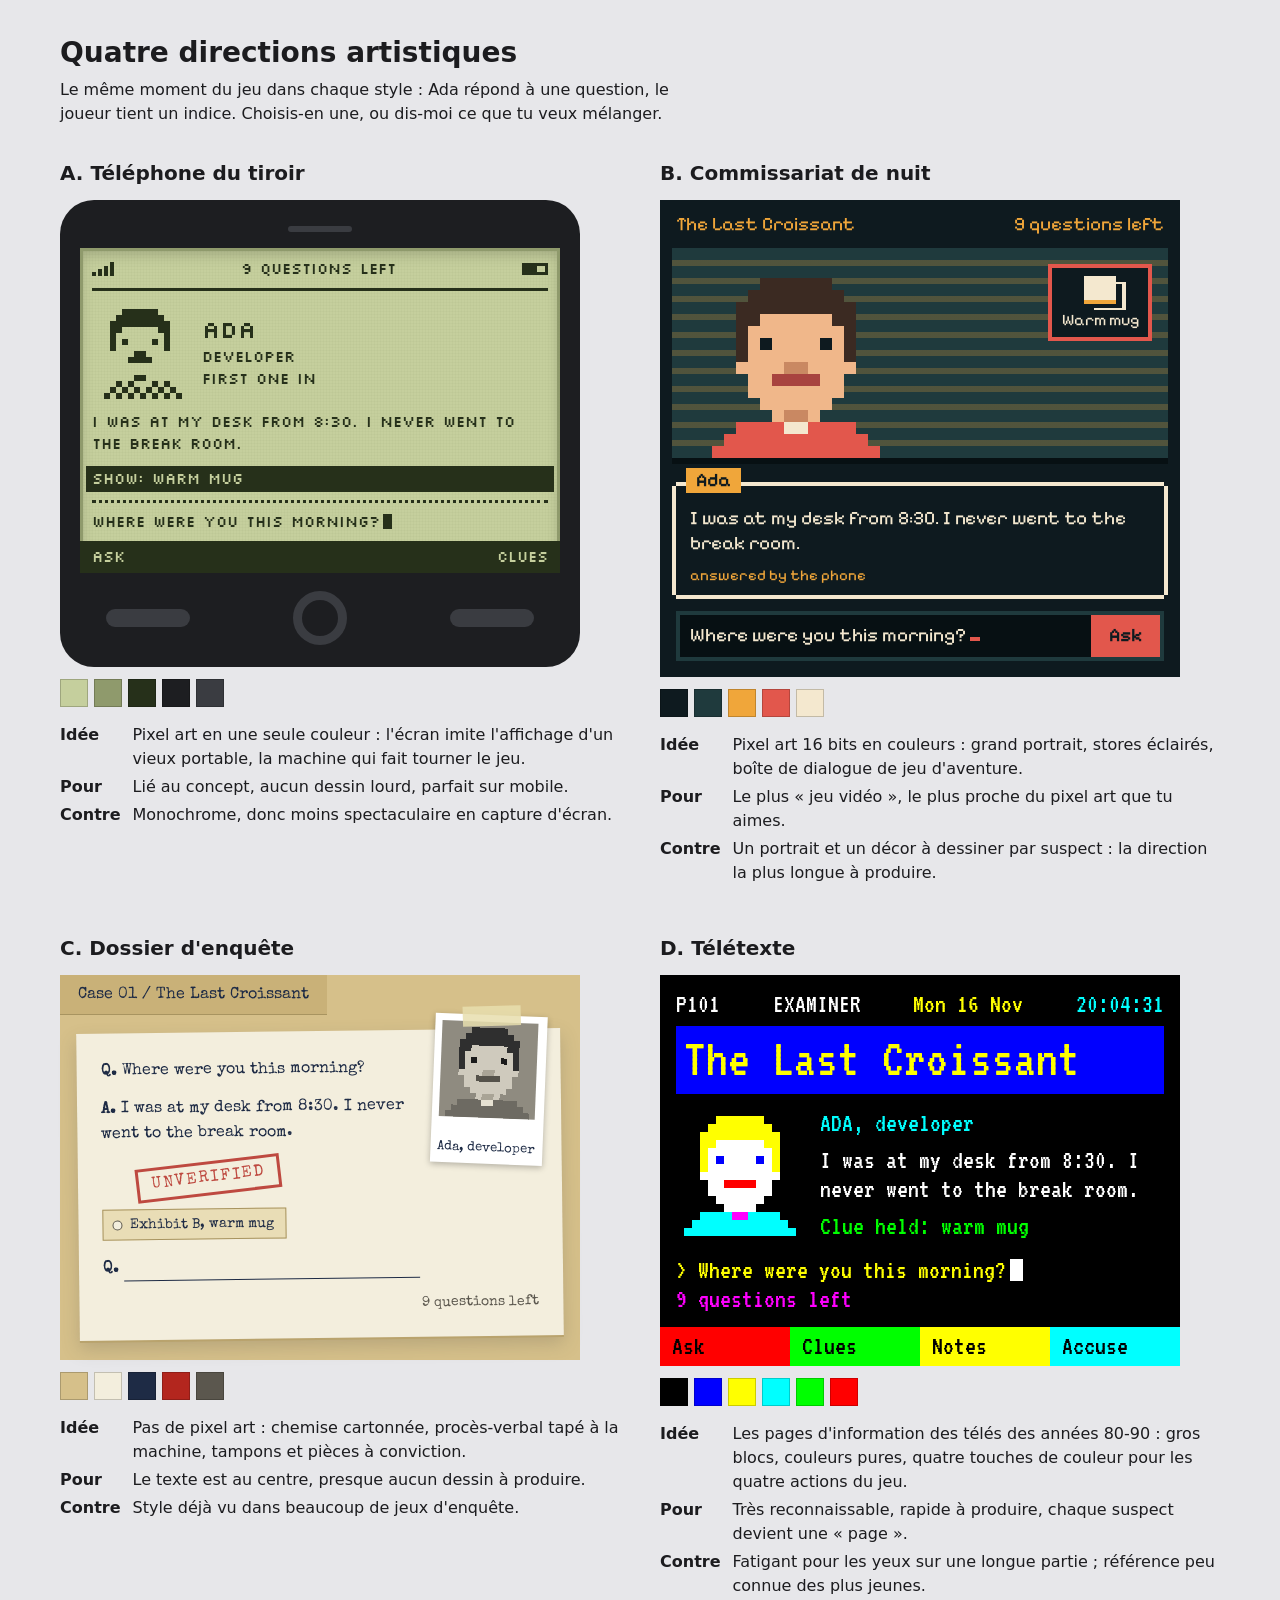
<file: design/directions.html>
<!doctype html>
<html lang="fr">
<head>
<meta charset="utf-8">
<meta name="viewport" content="width=device-width, initial-scale=1">
<title>Directions artistiques</title>
<link rel="preconnect" href="https://fonts.googleapis.com">
<link rel="preconnect" href="https://fonts.gstatic.com" crossorigin>
<link href="https://fonts.googleapis.com/css2?family=Pixelify+Sans:wght@400;600&family=Silkscreen&family=Special+Elite&family=VT323&display=swap" rel="stylesheet">
<style>
  * { box-sizing: border-box; }
  body { margin: 0; padding: 32px 16px 64px; background: #e7e7ea; color: #1c1c1f; font: 16px/1.5 system-ui, sans-serif; }
  .page { max-width: 1160px; margin: 0 auto; }
  h1 { font-size: 28px; margin: 0 0 4px; }
  .lede { margin: 0 0 32px; max-width: 60ch; }
  .grid { display: grid; gap: 48px 40px; grid-template-columns: repeat(auto-fit, minmax(min(100%, 460px), 1fr)); }
  article h2 { font-size: 20px; margin: 0 0 12px; }
  article dl { margin: 16px 0 0; display: grid; grid-template-columns: auto 1fr; gap: 4px 12px; max-width: 60ch; }
  article dt { font-weight: 600; }
  article dd { margin: 0; }
  .swatches { display: flex; gap: 6px; margin-top: 12px; }
  .swatches i { width: 28px; height: 28px; border: 1px solid #0003; }
  .mock { width: 100%; max-width: 520px; }
  .mock p { margin: 0; }
  svg.portrait { display: block; shape-rendering: crispEdges; }

  /* A. Drawer phone: 1-bit LCD */
  .phone { background: #1d1e21; border-radius: 34px; padding: 26px 20px 22px; }
  .phone .speaker { width: 64px; height: 6px; border-radius: 3px; background: #3a3c41; margin: 0 auto 16px; }
  .lcd { --ink: #26301a; background: #c5cf9d; color: var(--ink); font: 15px/1.45 "Silkscreen", monospace; padding: 10px 12px 0;
         background-image: linear-gradient(#aab58322 1px, transparent 1px), linear-gradient(90deg, #aab58322 1px, transparent 1px); background-size: 3px 3px;
         box-shadow: inset 0 0 0 3px #8f9a6c, inset 0 6px 14px #0003; }
  .lcd-top { display: flex; justify-content: space-between; align-items: center; padding-bottom: 8px; border-bottom: 3px solid var(--ink); }
  .bars { display: flex; align-items: flex-end; gap: 2px; height: 14px; }
  .bars i { width: 4px; background: var(--ink); }
  .bars i:nth-child(1) { height: 4px; } .bars i:nth-child(2) { height: 7px; } .bars i:nth-child(3) { height: 10px; } .bars i:nth-child(4) { height: 14px; }
  .batt { width: 26px; height: 12px; border: 3px solid var(--ink); background: linear-gradient(90deg, var(--ink) 60%, transparent 60%); }
  .lcd-who { display: flex; gap: 14px; align-items: center; padding: 12px 0; }
  .lcd-who svg { width: 96px; height: 96px; flex: none; }
  .lcd-who b { font-size: 24px; font-weight: 400; }
  .lcd-line { padding-bottom: 12px; }
  .lcd-pick { background: var(--ink); color: #c5cf9d; padding: 2px 6px; margin: 0 -6px 8px !important; }
  .lcd-q { border-top: 3px dotted var(--ink); padding: 8px 0; }
  .lcd-q i { display: inline-block; width: 9px; height: 15px; background: var(--ink); vertical-align: -2px; margin-left: 3px; }
  .lcd-keys { display: flex; justify-content: space-between; margin: 0 -12px; padding: 5px 12px; background: var(--ink); color: #c5cf9d; }
  .pad { display: flex; justify-content: space-between; align-items: center; padding: 18px 26px 0; }
  .pad span { width: 84px; height: 18px; border-radius: 9px; background: #3a3c41; }
  .pad b { width: 54px; height: 54px; border-radius: 50%; border: 9px solid #3a3c41; }

  /* B. Night precinct: 16-bit colour */
  .precinct { --night: #0e1a1f; --wall: #1f3a3d; --lamp: #f0a63a; --signal: #e2574c; --paper: #f4e8cf; background: var(--night); color: var(--paper);
              font: 19px/1.35 "Pixelify Sans", sans-serif; padding: 12px; }
  .pc-top { display: flex; justify-content: space-between; color: var(--lamp); padding: 0 4px 10px; }
  .pc-scene { position: relative; height: 216px; background: repeating-linear-gradient(0deg, transparent 0 12px, #f0a63a3d 12px 18px), var(--wall); border-bottom: 6px solid #071013; overflow: hidden; }
  .pc-scene svg { position: absolute; left: 28px; bottom: 0; width: 192px; height: 192px; }
  .pc-slot { position: absolute; right: 16px; top: 16px; width: 104px; background: var(--night); border: 4px solid var(--signal); padding: 8px; text-align: center; font-size: 16px; line-height: 1.2; }
  .pc-slot i { display: block; width: 32px; height: 28px; margin: 0 auto 6px; background: var(--paper); box-shadow: 8px 6px 0 -2px var(--night), 10px 6px 0 0 var(--paper); border-bottom: 4px solid var(--lamp); }
  .pc-box { position: relative; margin: 22px 4px 4px; padding: 20px 14px 10px; background: var(--night);
            box-shadow: 0 -4px 0 var(--paper), 0 4px 0 var(--paper), -4px 0 0 var(--paper), 4px 0 0 var(--paper); }
  .pc-name { position: absolute; top: -18px; left: 10px; background: var(--lamp); color: var(--night); padding: 0 10px; font-weight: 600; }
  .pc-box small { display: block; margin-top: 8px; font-size: 15px; color: var(--lamp); }
  .pc-ask { display: flex; margin: 16px 4px 4px; background: #071013; border: 4px solid var(--wall); }
  .pc-ask span { flex: 1; padding: 8px 10px; }
  .pc-ask span::after { content: ""; display: inline-block; width: 10px; height: 4px; margin-left: 4px; background: var(--signal); }
  .pc-ask b { background: var(--signal); color: var(--night); padding: 8px 18px; font-weight: 600; }

  /* C. Case file: paper and typewriter */
  .folder { --ink: #1e2b45; --stamp: #b3261e; background: #d6c08a; padding: 0 18px 22px; font: 16px/1.6 "Special Elite", "Courier New", monospace; color: var(--ink); }
  .folder .tab { display: inline-block; background: #c9b178; padding: 8px 18px 6px; margin-left: -18px; border-bottom: 1px solid #a89460; }
  .sheet { position: relative; background: #f3eedd; margin-top: 16px; padding: 26px 24px 22px; transform: rotate(-0.7deg); box-shadow: 0 2px 0 #b9a36d, 0 8px 18px #5b574e40; }
  .photo { float: right; margin: -40px -8px 12px 18px; background: #fff; padding: 7px 7px 4px; transform: rotate(3deg); box-shadow: 0 2px 6px #0004; text-align: center; font-size: 13px; position: relative; }
  .photo::before { content: ""; position: absolute; top: -9px; left: 50%; width: 58px; height: 20px; margin-left: -29px; background: #e8dfae; opacity: .85; transform: rotate(-4deg); }
  .photo svg { width: 96px; height: 96px; background: #8f8b80; }
  .sheet .tw { margin-bottom: 12px; }
  .stamp { display: inline-block; border: 3px solid var(--stamp); color: var(--stamp); padding: 2px 12px 0; letter-spacing: .12em; text-transform: uppercase; transform: rotate(-6deg); opacity: .82; margin: 2px 0 14px 34px; }
  .tag { clear: both; display: inline-block; background: #e9ddb6; border: 1px solid #a89460; padding: 4px 12px 2px 26px; position: relative; font-size: 14px; }
  .tag::before { content: ""; position: absolute; left: 9px; top: 50%; width: 8px; height: 8px; margin-top: -5px; border-radius: 50%; border: 1px solid #5b574e; background: #f3eedd; }
  .blank { display: inline-block; width: 68%; border-bottom: 1px solid var(--ink); height: 1.1em; vertical-align: bottom; }
  .left { margin-top: 14px !important; color: #5b574e; font-size: 14px; text-align: right; }

  /* D. Teletext: broadcast blocks */
  .tele { background: #000; color: #fff; font: 27px/1.08 "VT323", monospace; padding: 14px 16px 0; }
  .tele .w { color: #fff; } .tele .y { color: #ff0; } .tele .c { color: #0ff; } .tele .g { color: #0f0; } .tele .m { color: #f0f; }
  .tt-head { display: flex; justify-content: space-between; }
  .tt-title { background: #00f; color: #ff0; font-size: 54px; line-height: 1; padding: 6px 8px 8px; margin: 8px 0 14px; }
  .tt-body { display: flex; gap: 16px; align-items: flex-start; margin-bottom: 14px; }
  .tt-body svg { width: 128px; height: 128px; flex: none; }
  .tt-body p + p { margin-top: 8px; }
  .tele .blk { display: inline-block; width: 13px; height: 22px; background: #fff; vertical-align: -3px; margin-left: 4px; }
  .tt-fast { display: flex; margin: 14px -16px 0; }
  .tele .tt-fast span { flex: 1; padding: 4px 0 6px 12px; color: #000; }
  .tt-fast .r { background: #f00; } .tt-fast .g { background: #0f0; } .tt-fast .y { background: #ff0; } .tt-fast .c { background: #0ff; }
</style>
</head>
<body>
<div class="page">
  <h1>Quatre directions artistiques</h1>
  <p class="lede">Le même moment du jeu dans chaque style : Ada répond à une question, le joueur tient un indice. Choisis-en une, ou dis-moi ce que tu veux mélanger.</p>

  <div class="grid">
    <article>
      <h2>A. Téléphone du tiroir</h2>
      <div class="mock phone">
        <div class="speaker"></div>
        <div class="lcd">
          <div class="lcd-top"><span class="bars"><i></i><i></i><i></i><i></i></span><span>9 questions left</span><span class="batt"></span></div>
          <div class="lcd-who"><svg class="portrait" data-p="lcd" viewBox="0 0 16 16"></svg><div><b>Ada</b><br>developer<br>first one in</div></div>
          <p class="lcd-line">I was at my desk from 8:30. I never went to the break room.</p>
          <p class="lcd-pick">Show: warm mug</p>
          <p class="lcd-q">Where were you this morning?<i></i></p>
          <div class="lcd-keys"><span>Ask</span><span>Clues</span></div>
        </div>
        <div class="pad"><span></span><b></b><span></span></div>
      </div>
      <div class="swatches"><i style="background:#c5cf9d"></i><i style="background:#8f9a6c"></i><i style="background:#26301a"></i><i style="background:#1d1e21"></i><i style="background:#3a3c41"></i></div>
      <dl>
        <dt>Idée</dt><dd>Pixel art en une seule couleur : l'écran imite l'affichage d'un vieux portable, la machine qui fait tourner le jeu.</dd>
        <dt>Pour</dt><dd>Lié au concept, aucun dessin lourd, parfait sur mobile.</dd>
        <dt>Contre</dt><dd>Monochrome, donc moins spectaculaire en capture d'écran.</dd>
      </dl>
    </article>

    <article>
      <h2>B. Commissariat de nuit</h2>
      <div class="mock precinct">
        <div class="pc-top"><span>The Last Croissant</span><span>9 questions left</span></div>
        <div class="pc-scene">
          <svg class="portrait" data-p="night" viewBox="0 0 16 16"></svg>
          <div class="pc-slot"><i></i>Warm mug</div>
        </div>
        <div class="pc-box"><span class="pc-name">Ada</span><p>I was at my desk from 8:30. I never went to the break room.</p><small>answered by the phone</small></div>
        <div class="pc-ask"><span>Where were you this morning?</span><b>Ask</b></div>
      </div>
      <div class="swatches"><i style="background:#0e1a1f"></i><i style="background:#1f3a3d"></i><i style="background:#f0a63a"></i><i style="background:#e2574c"></i><i style="background:#f4e8cf"></i></div>
      <dl>
        <dt>Idée</dt><dd>Pixel art 16 bits en couleurs : grand portrait, stores éclairés, boîte de dialogue de jeu d'aventure.</dd>
        <dt>Pour</dt><dd>Le plus « jeu vidéo », le plus proche du pixel art que tu aimes.</dd>
        <dt>Contre</dt><dd>Un portrait et un décor à dessiner par suspect : la direction la plus longue à produire.</dd>
      </dl>
    </article>

    <article>
      <h2>C. Dossier d'enquête</h2>
      <div class="mock folder">
        <div class="tab">Case 01 / The Last Croissant</div>
        <div class="sheet">
          <div class="photo"><svg class="portrait" data-p="photo" viewBox="0 0 16 16"></svg><br>Ada, developer</div>
          <p class="tw"><b>Q.</b> Where were you this morning?</p>
          <p class="tw"><b>A.</b> I was at my desk from 8:30. I never went to the break room.</p>
          <span class="stamp">Unverified</span><br>
          <div class="tag">Exhibit B, warm mug</div>
          <p class="tw" style="margin-top:16px"><b>Q.</b> <span class="blank"></span></p>
          <p class="left">9 questions left</p>
        </div>
      </div>
      <div class="swatches"><i style="background:#d6c08a"></i><i style="background:#f3eedd"></i><i style="background:#1e2b45"></i><i style="background:#b3261e"></i><i style="background:#5b574e"></i></div>
      <dl>
        <dt>Idée</dt><dd>Pas de pixel art : chemise cartonnée, procès-verbal tapé à la machine, tampons et pièces à conviction.</dd>
        <dt>Pour</dt><dd>Le texte est au centre, presque aucun dessin à produire.</dd>
        <dt>Contre</dt><dd>Style déjà vu dans beaucoup de jeux d'enquête.</dd>
      </dl>
    </article>

    <article>
      <h2>D. Télétexte</h2>
      <div class="mock tele">
        <div class="tt-head"><span>P101</span><span>EXAMINER</span><span class="y">Mon 16 Nov</span><span class="c">20:04:31</span></div>
        <div class="tt-title">The Last Croissant</div>
        <div class="tt-body">
          <svg class="portrait" data-p="tele" viewBox="0 0 16 16"></svg>
          <div><p class="c">ADA, developer</p><p>I was at my desk from 8:30. I never went to the break room.</p><p class="g">Clue held: warm mug</p></div>
        </div>
        <p class="y">&gt; Where were you this morning?<span class="blk"></span></p>
        <p class="m">9 questions left</p>
        <div class="tt-fast"><span class="r">Ask</span><span class="g">Clues</span><span class="y">Notes</span><span class="c">Accuse</span></div>
      </div>
      <div class="swatches"><i style="background:#000"></i><i style="background:#00f"></i><i style="background:#ff0"></i><i style="background:#0ff"></i><i style="background:#0f0"></i><i style="background:#f00"></i></div>
      <dl>
        <dt>Idée</dt><dd>Les pages d'information des télés des années 80-90 : gros blocs, couleurs pures, quatre touches de couleur pour les quatre actions du jeu.</dd>
        <dt>Pour</dt><dd>Très reconnaissable, rapide à produire, chaque suspect devient une « page ».</dd>
        <dt>Contre</dt><dd>Fatigant pour les yeux sur une longue partie ; référence peu connue des plus jeunes.</dd>
      </dl>
    </article>
  </div>
</div>

<script>
  // One 16x16 portrait, recoloured per direction. h hair, s skin, n shade, e eye, m mouth, c clothes, k collar.
  const FACE = [
    "................", ".....hhhhhh.....", "....hhhhhhhh....", "...hhhhhhhhhh...",
    "...hhsssssshh...", "...hssssssssh...", "...hsessssesh...", "...hssssssssh...",
    "...ssssnnssss...", "....ssmmmmss....", "....ssssssss....", ".....ssssss.....",
    "......snns......", "...cccckkcccc...", "..cccccccccccc..", ".cccccccccccccc.",
  ];
  const INK = "#26301a";
  const PALETTES = {
    lcd: { h: INK, e: INK, m: INK, n: INK, c: "dither" },
    night: { h: "#3b2a22", s: "#f0b78a", n: "#c98862", e: "#0e1a1f", m: "#a8433f", c: "#e2574c", k: "#f4e8cf" },
    photo: { h: "#2f2f2f", s: "#cfcabd", n: "#a9a496", e: "#1b1b1b", m: "#55524a", c: "#6d6a62", k: "#e6e1d2" },
    tele: { h: "#ff0", s: "#fff", n: "#fff", e: "#00f", m: "#f00", c: "#0ff", k: "#f0f" },
  };
  for (const svg of document.querySelectorAll("svg.portrait")) {
    const palette = PALETTES[svg.dataset.p];
    FACE.forEach((row, y) => [...row].forEach((ch, x) => {
      let fill = palette[ch];
      if (fill === "dither") fill = (x + y) % 2 ? INK : null;
      if (!fill) return;
      const r = document.createElementNS("http://www.w3.org/2000/svg", "rect");
      r.setAttribute("x", x); r.setAttribute("y", y); r.setAttribute("width", 1); r.setAttribute("height", 1);
      r.setAttribute("fill", fill);
      svg.append(r);
    }));
  }
</script>
</body>
</html>
</file>
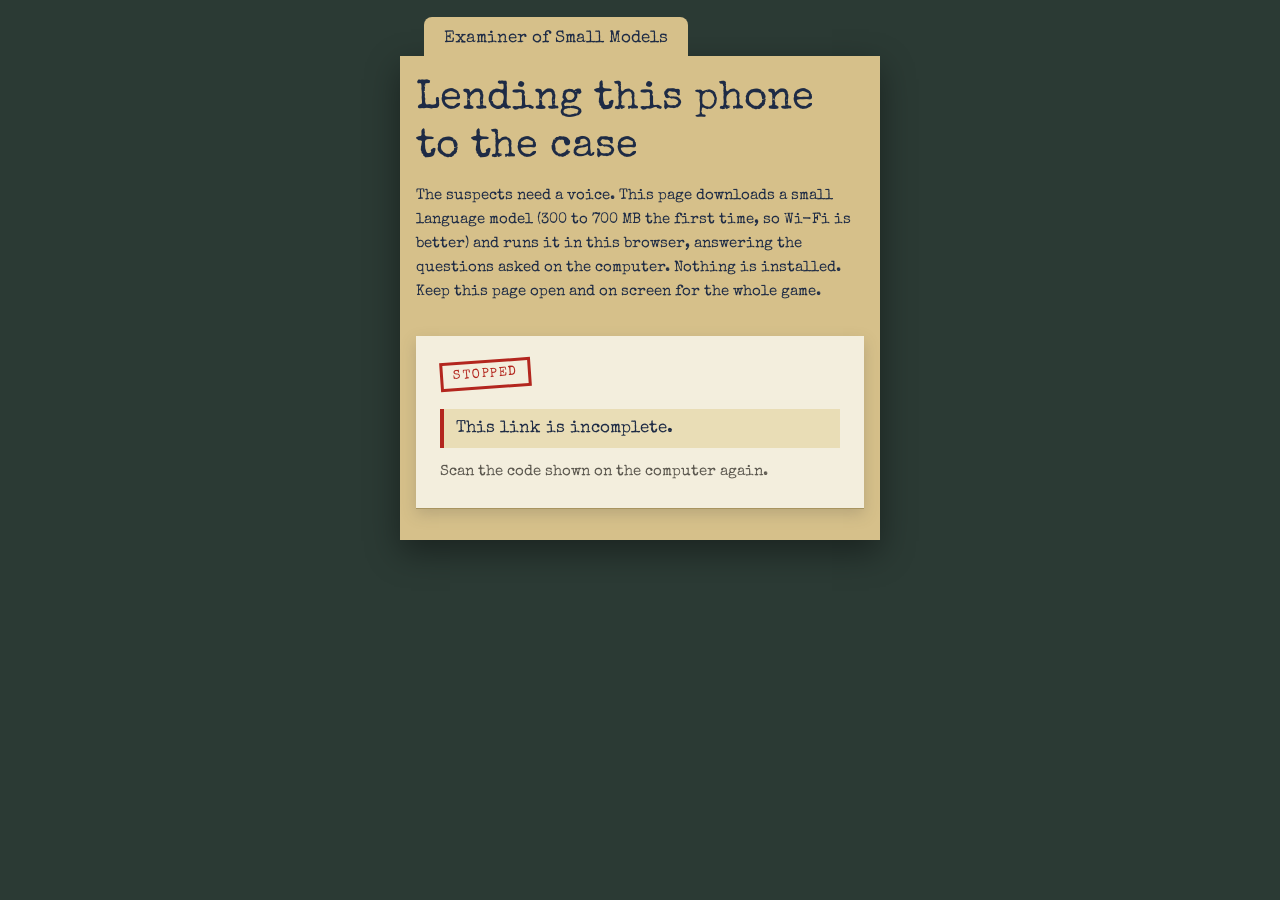
<file: public/phone.html>
<!doctype html>
<html lang="en">
<head>
  <meta charset="utf-8">
  <meta name="viewport" content="width=device-width, initial-scale=1">
  <title>Lending this phone to the case</title>
  <meta name="description" content="Run the suspects' voice in this phone's browser for one game of Examiner of Small Models.">
  <meta name="robots" content="noindex">
  <link rel="preload" href="fonts/special-elite.woff2" as="font" type="font/woff2" crossorigin>
  <link rel="stylesheet" href="style.css">
  <link rel="stylesheet" href="phone.css">
  <script type="module" src="phone.js"></script>
</head>
<body>
  <main class="folder">
    <p class="tab">Examiner of Small Models</p>

    <header>
      <h1>Lending this phone to the case</h1>
      <p id="intro">The suspects need a voice. This page downloads a small language model
        (300 to 700 MB the first time, so Wi-Fi is better) and runs it in this browser, answering the
        questions asked on the computer. Nothing is installed. Keep this page open and on
        screen for the whole game.</p>
    </header>

    <section id="setup" class="sheet" hidden>
      <p>Pick a voice for the suspects.</p>
      <button id="start-fast" type="button">Fast voice</button>
      <p id="fast-note" class="hint"></p>
      <button id="start-rich" type="button" class="quiet">Richer voice, slower</button>
      <p id="rich-note" class="hint"></p>
    </section>

    <section id="loading" class="sheet" hidden aria-live="polite">
      <p id="loading-text">Getting ready…</p>
      <progress id="bar" max="1"></progress>
      <p id="percent" class="hint"></p>
    </section>

    <section id="ready" class="sheet" hidden>
      <p class="stamp">On duty</p>
      <p class="state">Ready. Go back to the computer and play.</p>
      <p id="live" role="status">Waiting for a question…</p>
      <p id="count" class="hint">0 questions answered</p>
      <p id="screen" class="hint" hidden>Keep the screen on: this phone cannot keep it awake by itself.</p>
    </section>

    <section id="error" class="sheet" hidden role="alert">
      <p class="stamp">Stopped</p>
      <p id="error-text"></p>
      <p id="error-help" class="hint"></p>
    </section>
  </main>
</body>
</html>
</file>
<file: public/style.css>
/* Case file: a manila folder on a desk blotter, typed statements, stamps. */
@font-face {
  font-family: "Special Elite";
  src: url("fonts/special-elite.woff2") format("woff2");
  font-display: swap;
}

:root {
  --blotter: #2b3a34;
  --manila: #d6c08a;
  --manila-edge: #a89460;
  --tag: #e9ddb6;
  --paper: #f3eedd;
  --ink: #1e2b45;
  --stamp: #b3261e;
  --graphite: #5b574e;
  --grid: #cfd8dc;
}

* {
  box-sizing: border-box;
}

body {
  margin: 0;
  background: var(--blotter);
  color: var(--ink);
  font: 1.0625rem/1.6 "Special Elite", "Courier New", monospace;
}

h1,
h2 {
  font-weight: 400;
  line-height: 1.2;
  margin: 0;
}

h1 {
  font-size: clamp(1.75rem, 4vw, 2.5rem);
}

h2 {
  font-size: 1.25rem;
  margin-bottom: 0.75rem;
}

p,
ul,
ol {
  margin: 0;
  padding: 0;
}

ul,
ol {
  list-style: none;
}

small {
  color: var(--graphite);
  font-size: 0.875rem;
}

.hint {
  color: var(--graphite);
  font-size: 0.9375rem;
}

/* Folder */
.folder {
  position: relative;
  max-width: 72rem;
  margin: 4.5rem auto 3rem;
  padding: 1.75rem 1.5rem 2.5rem;
  background: var(--manila);
  box-shadow: 0 0.75rem 2rem #0006;
}

.tab {
  position: absolute;
  bottom: 100%;
  left: 1.5rem;
  padding: 0.5rem 1.25rem 0.25rem;
  background: var(--manila);
  border-radius: 0.5rem 0.5rem 0 0;
}

header {
  margin-bottom: 2rem;
}

#intro {
  max-width: 62ch;
  margin-top: 0.75rem;
}

/* Suspects: photographs clipped to the folder */
#suspects {
  display: flex;
  flex-wrap: wrap;
  gap: 1.25rem;
  margin-bottom: 2rem;
}

.suspect {
  display: grid;
  justify-items: center;
  width: 10.5rem;
  padding: 0.625rem 0.625rem 0.5rem;
  background: #fbf8ee;
  border: 0;
  box-shadow: 0 0.125rem 0.375rem #0005;
  color: var(--ink);
  font: inherit;
  line-height: 1.3;
  cursor: pointer;
}

.suspect:nth-child(odd) {
  transform: rotate(-1.5deg);
}

.suspect:nth-child(even) {
  transform: rotate(1deg);
}

.suspect .face {
  width: 100%;
  margin-bottom: 0.5rem;
  background: #b9b5a8;
  color: var(--ink);
  fill: currentColor;
  shape-rendering: crispEdges;
}

.suspect b {
  font-weight: 400;
  font-size: 1.125rem;
}

.suspect span {
  color: var(--graphite);
  font-size: 0.875rem;
  text-align: center;
}

.suspect[aria-pressed="true"] {
  transform: none;
  outline: 0.1875rem solid var(--ink);
  outline-offset: 0.1875rem;
}

/* Sheets of paper */
.spread {
  display: grid;
  grid-template-columns: minmax(0, 1.15fr) minmax(0, 1fr);
  gap: 1.5rem;
  align-items: start;
}

.side {
  display: grid;
  gap: 1.5rem;
}

.sheet {
  padding: 1.25rem 1.5rem 1.5rem;
  background: var(--paper);
  box-shadow: 0 0.0625rem 0 var(--manila-edge), 0 0.375rem 0.875rem #5b574e40;
}

/* Statements */
#log {
  max-height: 26rem;
  overflow-y: auto;
  margin-bottom: 1.25rem;
}

#log:empty {
  display: none;
}

#log li {
  margin-bottom: 0.75rem;
}

#log b,
#clues b {
  font-weight: 400;
  text-decoration: underline;
  text-underline-offset: 0.2em;
}

#log .typing {
  color: var(--graphite);
}

#log .a small {
  display: block;
}

#log .found {
  padding: 0.375rem 0.75rem;
  background: var(--tag);
  border-left: 0.25rem solid var(--stamp);
}

.stamp {
  display: inline-block;
  padding: 0.125rem 0.625rem 0;
  border: 0.1875rem solid var(--stamp);
  color: var(--stamp);
  font-size: 0.8125rem;
  letter-spacing: 0.12em;
  text-transform: uppercase;
  transform: rotate(-4deg);
  margin: 0.25rem 0 0.5rem;
}

@media (prefers-reduced-motion: no-preference) {
  .stamp.new,
  #verdict:not([hidden]) .stamp {
    animation: thump 0.25s ease-out;
  }

  @keyframes thump {
    from {
      opacity: 0;
      transform: rotate(-4deg) scale(1.8);
    }
  }
}

/* Question form */
#ask {
  display: grid;
  gap: 0.25rem;
  padding-top: 1rem;
  border-top: 0.0625rem dashed var(--graphite);
}

#leads {
  display: flex;
  flex-wrap: wrap;
  gap: 0.5rem;
  margin-bottom: 0.75rem;
}

label,
#leads-label {
  color: var(--graphite);
  font-size: 0.9375rem;
}

label {
  margin-top: 0.5rem;
}

::placeholder {
  color: var(--graphite);
  opacity: 1;
}

button,
input,
select {
  min-height: 2.75rem;
  color: var(--ink);
  font: inherit;
}

input,
select {
  width: 100%;
  padding: 0.25rem 0.5rem 0;
  background: transparent;
  border: 0;
  border-bottom: 0.125rem solid var(--ink);
  border-radius: 0;
}

button {
  padding: 0.375rem 1.25rem 0.125rem;
  background: var(--ink);
  border: 0.125rem solid var(--ink);
  border-radius: 0;
  color: var(--paper);
  cursor: pointer;
}

button:disabled {
  opacity: 0.45;
  cursor: default;
}

.lead {
  min-height: 2.25rem;
  padding: 0.25rem 0.75rem 0;
  background: transparent;
  border: 0.0625rem dashed var(--ink);
  color: var(--ink);
  font-size: 0.9375rem;
}

#send {
  justify-self: start;
  margin-top: 1rem;
}

#status {
  margin-top: 0.75rem;
}

:focus-visible {
  outline: 0.1875rem solid var(--stamp);
  outline-offset: 0.125rem;
}

/* Floor plan on graph paper */
.plan {
  background-color: #f6f3e6;
  background-image: linear-gradient(var(--grid) 0.0625rem, transparent 0.0625rem),
    linear-gradient(90deg, var(--grid) 0.0625rem, transparent 0.0625rem);
  background-size: 1rem 1rem;
}

#map {
  display: block;
  width: 100%;
  margin-bottom: 0.75rem;
}

.room {
  fill: var(--paper);
  stroke: var(--ink);
  stroke-width: 1.5;
}

.room.here {
  stroke-width: 3.5;
}

.room-name,
.occupant,
.pin-letter {
  text-anchor: middle;
  font-size: 11.5px;
  fill: var(--ink);
}

.occupant {
  fill: var(--graphite);
  font-size: 10.5px;
}

.link {
  stroke: var(--ink);
  stroke-width: 2;
}

.link-slot {
  stroke-dasharray: 2 4;
}

.pin {
  fill: var(--stamp);
}

.pin-letter {
  fill: #fff;
  font-size: 8.5px;
}

/* Evidence tags */
#clues {
  display: grid;
  gap: 0.5rem;
}

#clues li {
  position: relative;
  padding: 0.5rem 0.75rem 0.375rem 2rem;
  background: var(--tag);
  border: 0.0625rem solid var(--manila-edge);
  font-size: 0.9375rem;
}

#clues li::before {
  content: "";
  position: absolute;
  top: 0.875rem;
  left: 0.625rem;
  width: 0.625rem;
  height: 0.625rem;
  background: var(--manila);
  border: 0.0625rem solid var(--graphite);
  border-radius: 50%;
}

/* Notebook: ruled paper */
.notebook {
  background-image: linear-gradient(transparent calc(100% - 0.0625rem), var(--grid) 0);
  background-size: 100% 1.7rem;
  line-height: 1.7rem;
}

.notebook h2 {
  line-height: 1.7rem;
  margin-bottom: 1.7rem;
}

#notes li {
  font-size: 0.9375rem;
  padding-left: 1.25rem;
  text-indent: -1.25rem;
}

#notes li::before {
  content: "- ";
}

/* Accusation */
.board {
  margin-top: 2.5rem;
  max-width: 62ch;
}

#accuse {
  margin-top: 0.75rem;
  /* Stamp red on bare manila is only 3.7:1; paper behind it gives 5.6:1. */
  background: var(--paper);
  border-color: var(--stamp);
  color: var(--stamp);
}

#verdict {
  margin-top: 1.5rem;
}

#verdict .stamp {
  margin-bottom: 1rem;
  font-size: 1.5rem;
}

#again {
  margin-top: 1rem;
}

/* Start screen */
.choose {
  max-width: 50rem;
}

.options {
  display: grid;
  grid-template-columns: repeat(auto-fit, minmax(min(100%, 16rem), 1fr));
  gap: 1.5rem;
}

.options p {
  margin-top: 0.5rem;
  font-size: 0.9375rem;
}

#pairing {
  margin-top: 1.5rem;
  padding-top: 1.25rem;
  border-top: 0.0625rem dashed var(--graphite);
}

.pairing {
  display: grid;
  grid-template-columns: 11rem minmax(0, 1fr);
  gap: 1.5rem;
  align-items: start;
}

.pairing p + p {
  margin-top: 0.5rem;
}

#qr {
  display: block;
  width: 100%;
  fill: var(--ink);
  shape-rendering: crispEdges;
}

.qr-paper {
  fill: #fff;
}

.address {
  color: var(--ink);
  font-size: 0.8125rem;
  overflow-wrap: anywhere;
}

#phone-state {
  margin-top: 1rem;
}

progress {
  width: 100%;
  height: 0.75rem;
  margin-top: 0.5rem;
  accent-color: var(--ink);
}

button.quiet {
  margin-top: 1.25rem;
  background: transparent;
  color: var(--ink);
}

#start-error {
  margin-top: 1rem;
  color: var(--stamp);
}

#voice {
  margin-bottom: 0.75rem;
}

@media (max-width: 56rem) {
  .folder {
    margin: 3.5rem 0.5rem 2rem;
    padding: 1.25rem 1rem 2rem;
  }

  .spread {
    grid-template-columns: minmax(0, 1fr);
  }

  .suspect {
    width: calc((100% - 2.5rem) / 3);
    min-width: 6rem;
  }

  .sheet {
    padding: 1rem;
  }

  .pairing {
    grid-template-columns: minmax(0, 1fr);
  }

  #qr {
    max-width: 13rem;
  }
}
</file>
<file: public/phone.css>
/* The phone page: one narrow folder, one sheet at a time, big tap targets. */
.folder {
  max-width: 30rem;
  margin: 3.5rem 0.75rem 2rem;
  padding: 1.25rem 1rem 2rem;
}

@media (min-width: 32rem) {
  .folder {
    margin-left: auto;
    margin-right: auto;
  }
}

#intro {
  margin-top: 0.75rem;
  font-size: 0.9375rem;
}

.sheet p + p,
.sheet p + button {
  margin-top: 0.75rem;
}

#setup button {
  width: 100%;
  min-height: 3.5rem;
  margin-top: 1.25rem;
  font-size: 1.25rem;
}

#setup .hint {
  margin-top: 0.5rem;
}

progress {
  display: block;
  width: 100%;
  height: 1rem;
  margin-top: 0.75rem;
  background: var(--tag);
  border: 0.0625rem solid var(--ink);
  accent-color: var(--ink);
}

progress::-webkit-progress-bar {
  background: var(--tag);
}

progress::-webkit-progress-value {
  background: var(--ink);
}

progress::-moz-progress-bar {
  background: var(--ink);
}

.state {
  font-size: 1.375rem;
  line-height: 1.3;
}

#error-text {
  padding: 0.375rem 0.75rem;
  background: var(--tag);
  border-left: 0.25rem solid var(--stamp);
}
</file>
